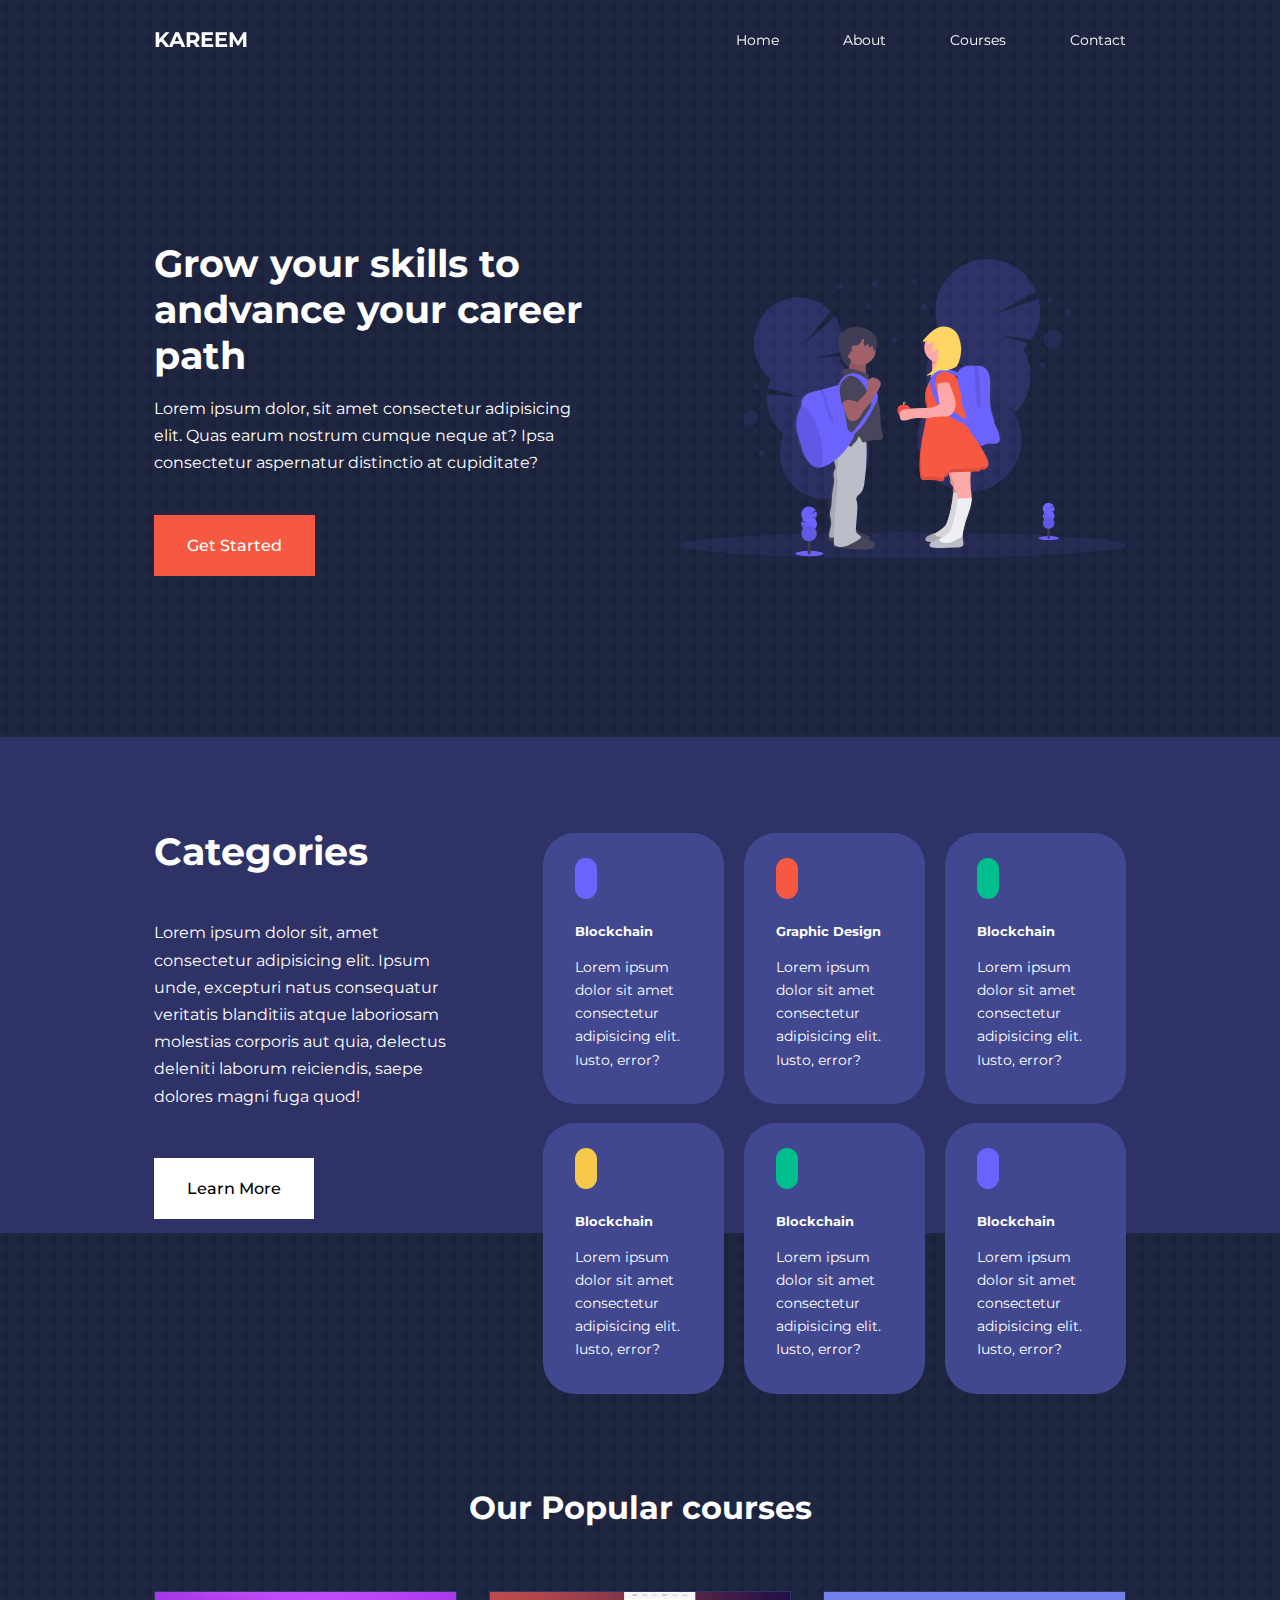
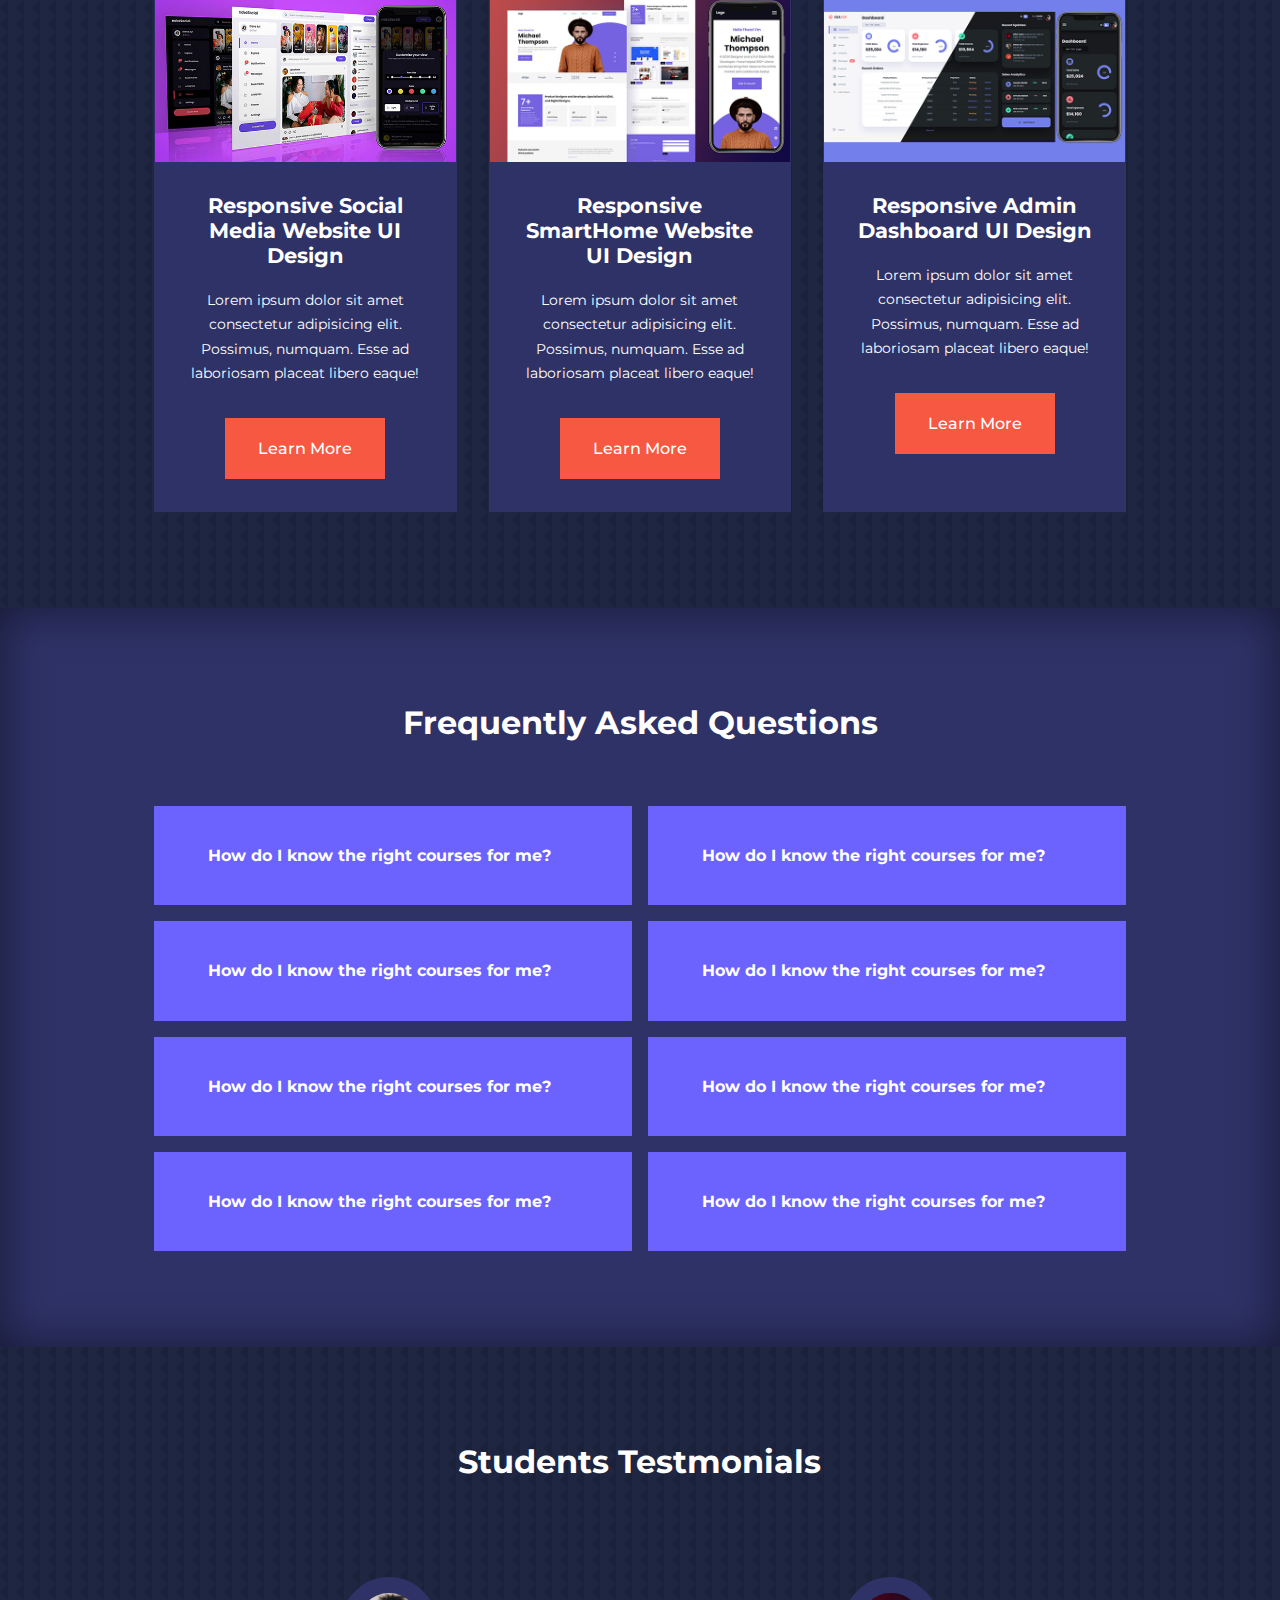
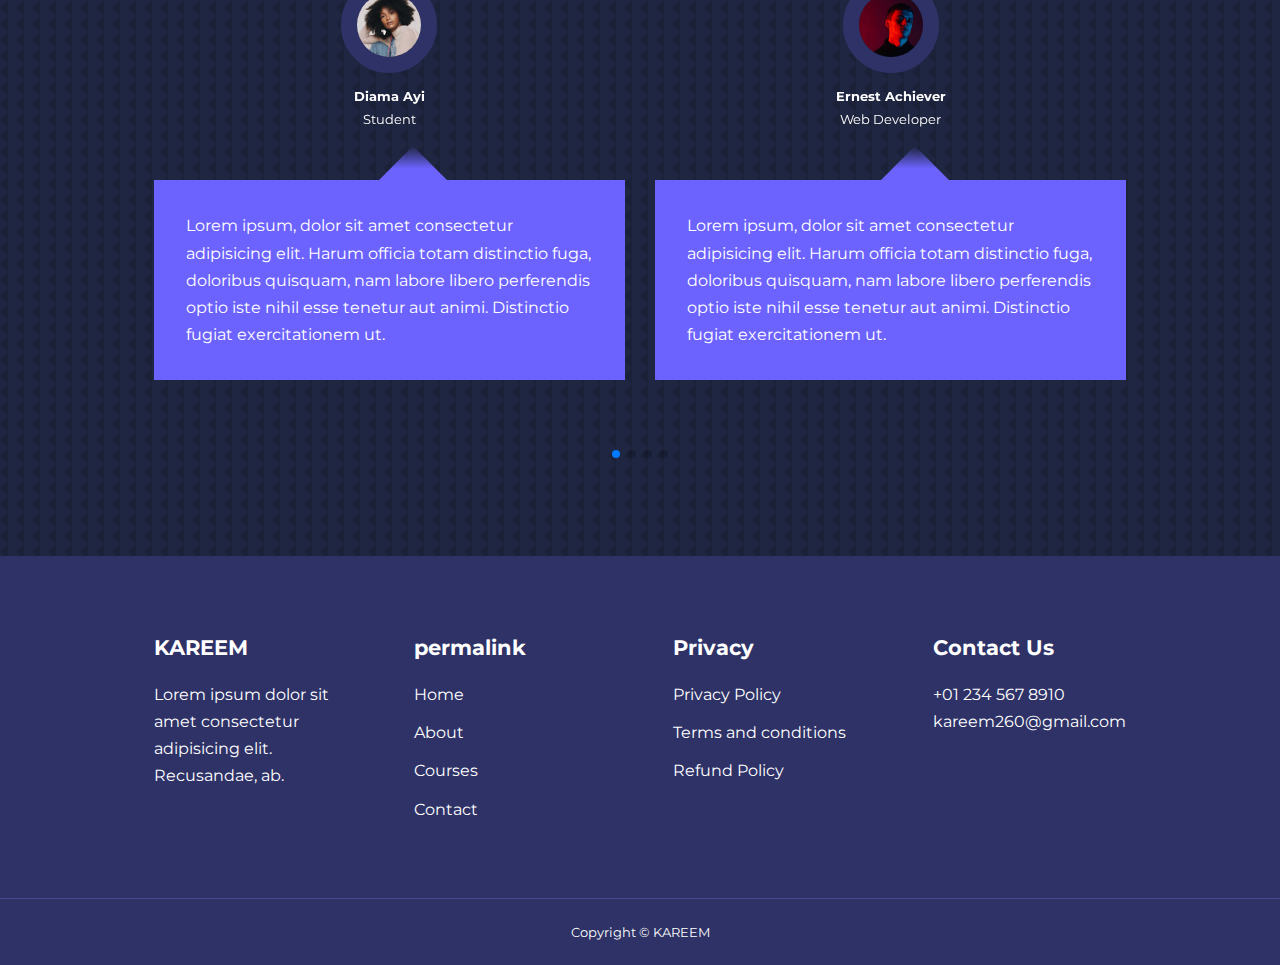
<file: index.html>
<!DOCTYPE html>
<html lang="en">
<head>
    <meta charset="UTF-8">
    <meta http-equiv="X-UA-Compatible" content="IE=edge">
    <meta name="viewport" content="width=device-width, initial-scale=1.0">
    <title>Complete Website</title>
    <link rel="stylesheet" href="css/style.css">
    <link rel="stylesheet" href="https://unicons.iconscout.com/release/v2.1.6/css/unicons.css">
    <link rel="preconnect" href="https://fonts.googleapis.com">
<link rel="preconnect" href="https://fonts.gstatic.com" crossorigin>
<link href="https://fonts.googleapis.com/css2?family=Montserrat:wght@300;400;500;600;700;800;900&family=Poppins:ital,wght@0,100;0,200;0,300;0,400;0,500;0,600;0,700;0,800;0,900;1,100;1,200;1,300;1,400;1,500;1,600;1,700;1,800;1,900&family=Work+Sans:ital,wght@0,200;0,300;1,400;1,600&display=swap" rel="stylesheet">
<link
  rel="stylesheet"
  href="https://cdn.jsdelivr.net/npm/swiper@8/swiper-bundle.min.css"
/>
<style>
    body{
        background-image: url("images/bg-texture.png");
    }
</style>
</head>
<body>
    <nav>
        <div class="container nav_container">
            <a href="index.html"><h4>KAREEM</h4></a>
            <ul class="nav_menu">
                <li><a href="index.html">Home</a></li>
                <li><a href="about.html">About</a></li>
                <li><a href="courses.html">Courses</a></li>
                <li><a href="contact.html">Contact</a></li>
            </ul>
            <button id="open-menu-btn"><i class="uil uil-bars"></i></button>
            <button id="close-menu-btn"><i class="uil uil-multiply"></i></button>
        </div>
    </nav>

    <header>
        <div class="container header_container">
            <div class="header_left">
                <h1>Grow your skills to andvance your career path</h1>
                <p>Lorem ipsum dolor, sit amet consectetur adipisicing elit. Quas earum nostrum cumque neque at? Ipsa consectetur aspernatur distinctio at cupiditate?</p>
                <a href="courses.html" class="btn btn-primary">Get Started</a>
            </div>
            <div class="header_right">
                <div class="header_right-image">
                    <img src="images/header.svg" alt="">
                </div>
            </div>
        </div>
    </header>

    <section class="categories">
        <div class="container categories_container">
            <div class="categories_left">
                <h1>Categories</h1>
                <p>Lorem ipsum dolor sit, amet consectetur adipisicing elit. Ipsum unde, excepturi natus consequatur veritatis blanditiis atque laboriosam molestias corporis aut quia, delectus deleniti laborum reiciendis, saepe dolores magni fuga quod!</p>
                <a href="#" class="btn">Learn More</a>
            </div>
            <div class="categories_right">
                <article class="category">
                    <span class="category_icon">
                        <i class="uil uil-bitcoin-circle"></i>
                    </span>
                    <h5>Blockchain</h5>
                    <p>Lorem ipsum dolor sit amet consectetur adipisicing elit. Iusto, error?</p>
                </article>
                <article class="category">
                    <span class="category_icon">
                        <i class="uil uil-palette"></i>
                    </span>
                    <h5>Graphic Design</h5>
                    <p>Lorem ipsum dolor sit amet consectetur adipisicing elit. Iusto, error?</p>
                </article>
                <article class="category">
                    <span class="category_icon">
                        <i class="uil uil-bitcoin-circle"></i>
                    </span>
                    <h5>Blockchain</h5>
                    <p>Lorem ipsum dolor sit amet consectetur adipisicing elit. Iusto, error?</p>
                </article>
                <article class="category">
                    <span class="category_icon">
                        <i class="uil uil-bitcoin-circle"></i>
                    </span>
                    <h5>Blockchain</h5>
                    <p>Lorem ipsum dolor sit amet consectetur adipisicing elit. Iusto, error?</p>
                </article>
                <article class="category">
                    <span class="category_icon">
                        <i class="uil uil-bitcoin-circle"></i>
                    </span>
                    <h5>Blockchain</h5>
                    <p>Lorem ipsum dolor sit amet consectetur adipisicing elit. Iusto, error?</p>
                </article>
                <article class="category">
                    <span class="category_icon">
                        <i class="uil uil-bitcoin-circle"></i>
                    </span>
                    <h5>Blockchain</h5>
                    <p>Lorem ipsum dolor sit amet consectetur adipisicing elit. Iusto, error?</p>
                </article>
            </div>
        </div>
    </section>

    <section class="courses">
        <h2>Our Popular courses</h2>
        <div class="container courses_container">
            <article class="course">
                <div class="course_image">
                    <img src="images/course1.jpg" alt="">
                </div>
                <div class="course_info">
                    <h4>Responsive Social Media Website UI Design</h4>
                    <p>Lorem ipsum dolor sit amet consectetur adipisicing elit. Possimus, numquam. Esse ad laboriosam placeat libero eaque!</p>
                    <a href="courses.html" class="btn btn-primary">Learn More</a>
                </div>
            </article>
            <article class="course">
                <div class="course_image">
                    <img src="images/course2.jpg" alt="">
                </div>
                <div class="course_info">
                    <h4>Responsive SmartHome Website UI Design</h4>
                    <p>Lorem ipsum dolor sit amet consectetur adipisicing elit. Possimus, numquam. Esse ad laboriosam placeat libero eaque!</p>
                    <a href="courses.html" class="btn btn-primary">Learn More</a>
                </div>
            </article>
            <article class="course">
                <div class="course_image">
                    <img src="images/course3.jpg" alt="">
                </div>
                <div class="course_info">
                    <h4>Responsive Admin Dashboard UI Design</h4>
                    <p>Lorem ipsum dolor sit amet consectetur adipisicing elit. Possimus, numquam. Esse ad laboriosam placeat libero eaque!</p>
                    <a href="courses.html" class="btn btn-primary">Learn More</a>
                </div>
            </article>
        </div>
    </section>

    <section class="faqs">
        <h2>Frequently Asked Questions</h2>
        <div class="container faq_container">
            <article class="faq">
                <div class="faq_icon"><i class="uil uil-plus"></i></div>
                <div class="question_answer">
                    <h4>How do I know the right courses for me?</h4>
                    <p>Lorem, ipsum dolor sit amet consectetur adipisicing elit. Sed sapiente, labore rem ipsam tempora corporis dolor id laborum modi qui, perspiciatis distinctio assumenda, magni vitae? Provident fuga iusto hic cupiditate.</p>
                </div>
            </article>
            <article class="faq">
                <div class="faq_icon"><i class="uil uil-plus"></i></div>
                <div class="question_answer">
                    <h4>How do I know the right courses for me?</h4>
                    <p>Lorem, ipsum dolor sit amet consectetur adipisicing elit. Sed sapiente, labore rem ipsam tempora corporis dolor id laborum modi qui, perspiciatis distinctio assumenda, magni vitae? Provident fuga iusto hic cupiditate.</p>
                </div>
            </article>
            <article class="faq">
                <div class="faq_icon"><i class="uil uil-plus"></i></div>
                <div class="question_answer">
                    <h4>How do I know the right courses for me?</h4>
                    <p>Lorem, ipsum dolor sit amet consectetur adipisicing elit. Sed sapiente, labore rem ipsam tempora corporis dolor id laborum modi qui, perspiciatis distinctio assumenda, magni vitae? Provident fuga iusto hic cupiditate.</p>
                </div>
            </article>
            <article class="faq">
                <div class="faq_icon"><i class="uil uil-plus"></i></div>
                <div class="question_answer">
                    <h4>How do I know the right courses for me?</h4>
                    <p>Lorem, ipsum dolor sit amet consectetur adipisicing elit. Sed sapiente, labore rem ipsam tempora corporis dolor id laborum modi qui, perspiciatis distinctio assumenda, magni vitae? Provident fuga iusto hic cupiditate.</p>
                </div>
            </article>
            <article class="faq">
                <div class="faq_icon"><i class="uil uil-plus"></i></div>
                <div class="question_answer">
                    <h4>How do I know the right courses for me?</h4>
                    <p>Lorem, ipsum dolor sit amet consectetur adipisicing elit. Sed sapiente, labore rem ipsam tempora corporis dolor id laborum modi qui, perspiciatis distinctio assumenda, magni vitae? Provident fuga iusto hic cupiditate.</p>
                </div>
            </article>
            <article class="faq">
                <div class="faq_icon"><i class="uil uil-plus"></i></div>
                <div class="question_answer">
                    <h4>How do I know the right courses for me?</h4>
                    <p>Lorem, ipsum dolor sit amet consectetur adipisicing elit. Sed sapiente, labore rem ipsam tempora corporis dolor id laborum modi qui, perspiciatis distinctio assumenda, magni vitae? Provident fuga iusto hic cupiditate.</p>
                </div>
            </article>
            <article class="faq">
                <div class="faq_icon"><i class="uil uil-plus"></i></div>
                <div class="question_answer">
                    <h4>How do I know the right courses for me?</h4>
                    <p>Lorem, ipsum dolor sit amet consectetur adipisicing elit. Sed sapiente, labore rem ipsam tempora corporis dolor id laborum modi qui, perspiciatis distinctio assumenda, magni vitae? Provident fuga iusto hic cupiditate.</p>
                </div>
            </article>
            <article class="faq">
                <div class="faq_icon"><i class="uil uil-plus"></i></div>
                <div class="question_answer">
                    <h4>How do I know the right courses for me?</h4>
                    <p>Lorem, ipsum dolor sit amet consectetur adipisicing elit. Sed sapiente, labore rem ipsam tempora corporis dolor id laborum modi qui, perspiciatis distinctio assumenda, magni vitae? Provident fuga iusto hic cupiditate.</p>
                </div>
            </article>
        </div>
    </section>

    <section class="container testmonials_container mySwiper">
        <h2>Students Testmonials</h2>
        <div class="swiper-wrapper">
            <article class="testmonial swiper-slide">
                <div class="avatar">
                    <img src="images/avatar1.jpg" alt="">
                </div>
                <div class="testmonial_info">
                    <h5>Diama Ayi</h5>
                    <small>Student</small>
                </div>
                <div class="testmonial_body">
                    <p>Lorem ipsum, dolor sit amet consectetur adipisicing elit. Harum officia totam distinctio fuga, doloribus quisquam, nam labore libero perferendis optio iste nihil esse tenetur aut animi. Distinctio fugiat exercitationem ut.</p>
                </div>
            </article>
            <article class="testmonial swiper-slide">
                <div class="avatar">
                    <img src="images/avatar2.jpg" alt="">
                </div>
                <div class="testmonial_info">
                    <h5>Ernest Achiever</h5>
                    <small>Web Developer</small>
                </div>
                <div class="testmonial_body">
                    <p>Lorem ipsum, dolor sit amet consectetur adipisicing elit. Harum officia totam distinctio fuga, doloribus quisquam, nam labore libero perferendis optio iste nihil esse tenetur aut animi. Distinctio fugiat exercitationem ut.</p>
                </div>
            </article>
            <article class="testmonial swiper-slide">
                <div class="avatar">
                    <img src="images/avatar3.jpg" alt="">
                </div>
                <div class="testmonial_info">
                    <h5>Edem Quist</h5>
                    <small>Student</small>
                </div>
                <div class="testmonial_body">
                    <p>Lorem ipsum, dolor sit amet consectetur adipisicing elit. Harum officia totam distinctio fuga, doloribus quisquam, nam labore libero perferendis optio iste nihil esse tenetur aut animi. Distinctio fugiat exercitationem ut.</p>
                </div>
            </article>
            <article class="testmonial swiper-slide">
                <div class="avatar">
                    <img src="images/avatar4.jpg" alt="">
                </div>
                <div class="testmonial_info">
                    <h5>Hajia Bintu</h5>
                    <small>Student</small>
                </div>
                <div class="testmonial_body">
                    <p>Lorem ipsum, dolor sit amet consectetur adipisicing elit. Harum officia totam distinctio fuga, doloribus quisquam, nam labore libero perferendis optio iste nihil esse tenetur aut animi. Distinctio fugiat exercitationem ut.</p>
                </div>
            </article>
            <article class="testmonial swiper-slide">
                <div class="avatar">
                    <img src="images/avatar5.jpg" alt="">
                </div>
                <div class="testmonial_info">
                    <h5>Jane Doe</h5>
                    <small>Student</small>
                </div>
                <div class="testmonial_body">
                    <p>Lorem ipsum, dolor sit amet consectetur adipisicing elit. Harum officia totam distinctio fuga, doloribus quisquam, nam labore libero perferendis optio iste nihil esse tenetur aut animi. Distinctio fugiat exercitationem ut.</p>
                </div>
            </article>    
        </div>
        <div class="swiper-pagination"></div>
    </section>

    <footer class="footer">
        <div class="container footer_container">
            <div class="footer_1">
                <a href="index.html" class="footer_logo"><h4>KAREEM</h4></a>
                <p>Lorem ipsum dolor sit amet consectetur adipisicing elit. Recusandae, ab.</p>
            </div>
            <div class="footer_2">
                <h4>permalink</h4>
                <ul class="permalinks">
                    <li><a href="index.html">Home</a></li>
                    <li><a href="about.html">About</a></li>
                    <li><a href="courses.html">Courses</a></li>
                    <li><a href="contact.html">Contact</a></li>
                </ul>
            </div>
            <div class="footer_3">
                <h4>Privacy</h4>
                <ul>
                    <li><a href="#">Privacy Policy</a></li>
                    <li><a href="#">Terms and conditions</a></li>
                    <li><a href="#">Refund Policy</a></li>
                </ul>
            </div>
            <div class="footer_4">
                <h4>Contact Us</h4>
                <div>
                    <p>+01 234 567 8910</p>
                    <p>kareem260@gmail.com</p>
                </div>
                    <ul class="footer_social">
                        <li>
                            <a href="#"><i class="uil uil-facebook-f"></i></a>
                        </li>
                        <li>
                            <a href="#"><i class="uil uil-instagram-alt"></i></a>
                        </li>
                        <li>
                            <a href="#"><i class="uil uil-twitter"></i></a>
                        </li>
                        <li>
                            <a href="#"><i class="uil uil-linkedin-alt"></i></a>
                        </li>
                    </ul>
            </div>
        </div>
        <div class="footer_copyright">
            <small>Copyright &copy; KAREEM</small>
        </div>
    </footer>



    <script src="https://cdn.jsdelivr.net/npm/swiper@8/swiper-bundle.min.js"></script>
    <script src="main.js"></script>
    <script>
        var swiper = new Swiper(".mySwiper", {
          slidesPerView: 1,
          spaceBetween: 30,
          pagination: {
            el: ".swiper-pagination",
            clickable: true,
          },
          breakpoints:{
            600:{
                slidesPerView:2,
            }
          }
        });
      </script>
</body>
</html>
</file>
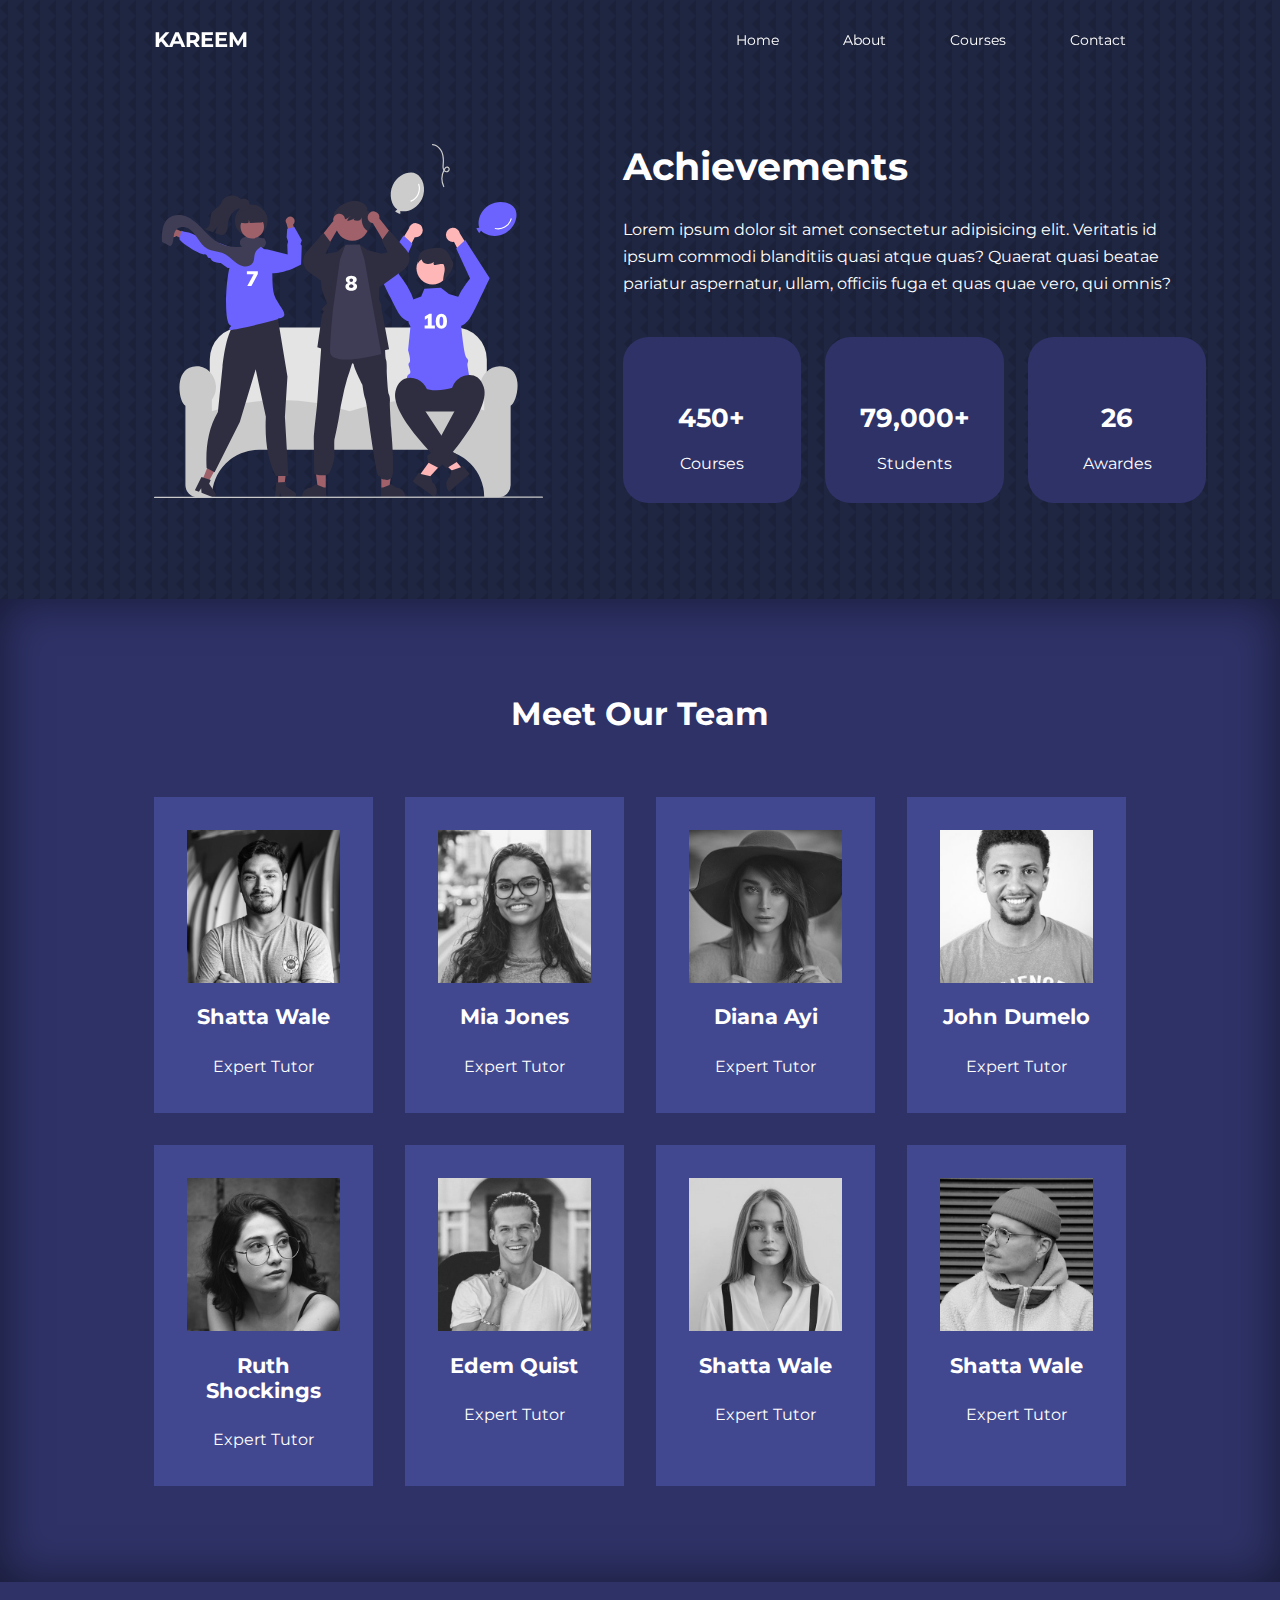
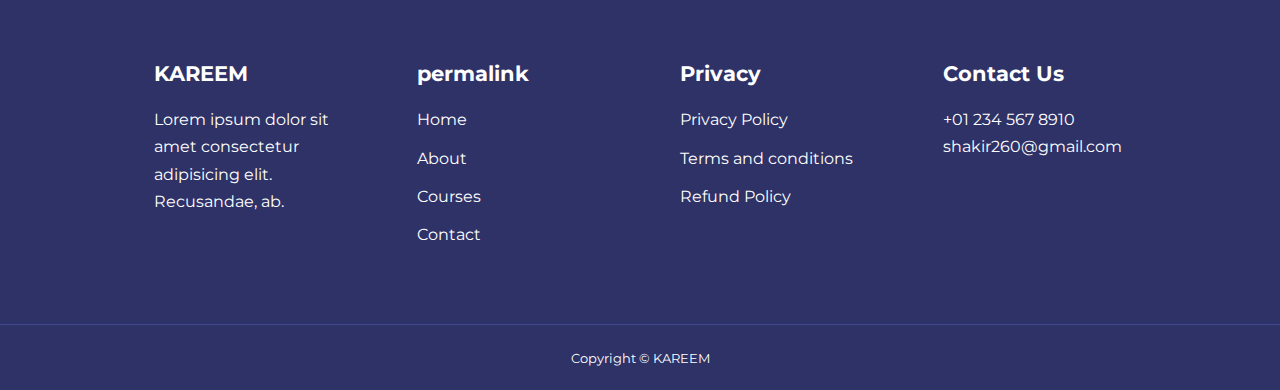
<file: about.html>
<!DOCTYPE html>
<html lang="en">
<head>
    <meta charset="UTF-8">
    <meta http-equiv="X-UA-Compatible" content="IE=edge">
    <meta name="viewport" content="width=device-width, initial-scale=1.0">
    <title>Complete Website</title>
    <link rel="stylesheet" href="css/style.css">
    <link rel="stylesheet" href="https://unicons.iconscout.com/release/v2.1.6/css/unicons.css">
    <link rel="preconnect" href="https://fonts.googleapis.com">
<link rel="preconnect" href="https://fonts.gstatic.com" crossorigin>
<link href="https://fonts.googleapis.com/css2?family=Montserrat:wght@300;400;500;600;700;800;900&family=Poppins:ital,wght@0,100;0,200;0,300;0,400;0,500;0,600;0,700;0,800;0,900;1,100;1,200;1,300;1,400;1,500;1,600;1,700;1,800;1,900&family=Work+Sans:ital,wght@0,200;0,300;1,400;1,600&display=swap" rel="stylesheet">
<link rel="stylesheet" href="css/about.css">
<style>
    body{
      background-image: url("images/bg-texture.png");
  }
</style>
</head>
<body>
    <nav>
        <div class="container nav_container">
            <a href="index.html"><h4>KAREEM</h4></a>
            <ul class="nav_menu">
                <li><a href="index.html">Home</a></li>
                <li><a href="about.html">About</a></li>
                <li><a href="courses.html">Courses</a></li>
                <li><a href="contact.html">Contact</a></li>
            </ul>
            <button id="open-menu-btn"><i class="uil uil-bars"></i></button>
            <button id="close-menu-btn"><i class="uil uil-multiply"></i></button>
        </div>
    </nav>

    <section class="about_achievements">
        <div class="container about_achievements-container">
            <div class="about_achievements-left">
                <img src="images/about achievements.svg" alt="">
            </div>
            <div class="about_achievements-right">
                <h1>Achievements</h1>
                <p>Lorem ipsum dolor sit amet consectetur adipisicing elit. Veritatis id ipsum commodi blanditiis quasi atque quas? Quaerat quasi beatae pariatur aspernatur, ullam, officiis fuga et quas quae vero, qui omnis?</p>
                <div class="achievements_cards">
                    <article class="achievement_card">
                        <span class="achievement_icon">
                            <i class="uil uil-video"></i>
                        </span>
                        <h3>450+</h3>
                        <p>Courses</p>
                    </article>
                    <article class="achievement_card">
                        <span class="achievement_icon">
                            <i class="uil uil-users-alt"></i>
                        </span>
                        <h3>79,000+</h3>
                        <p>Students</p>
                    </article>
                    <article class="achievement_card">
                        <span class="achievement_icon">
                            <i class="uil uil-trophy"></i>
                        </span>
                        <h3>26</h3>
                        <p>Awardes</p>
                    </article>
                </div>
            </div>
        </div>
    </section>

    <section class="team">
        <h2>Meet Our Team</h2>
        <div class="container team_container">
            <article class="team_member">
                <div class="team_member-image">
                    <img src="images/tm1.jpg" alt="">
                </div>
                <div class="team_member-info">
                    <h4>Shatta Wale</h4>
                    <p>Expert Tutor</p>
                </div>
                <div class="team_member-socials">
                    <a href="https://instagram.com" target="_blank"><i class="uil uil-instagram"></i></a>
                    <a href="https://twitter.com" target="_blank"><i class="uil uil-twitter-alt"></i></a>
                    <a href="https://linkedin.com" target="_blank"><i class="uil uil-linkedin-alt"></i></a>
                </div>
            </article>
            <article class="team_member">
                <div class="team_member-image">
                    <img src="images/tm2.jpg" alt="">
                </div>
                <div class="team_member-info">
                    <h4>Mia Jones</h4>
                    <p>Expert Tutor</p>
                </div>
                <div class="team_member-socials">
                    <a href="https://instagram.com" target="_blank"><i class="uil uil-instagram"></i></a>
                    <a href="https://twitter.com" target="_blank"><i class="uil uil-twitter-alt"></i></a>
                    <a href="https://linkedin.com" target="_blank"><i class="uil uil-linkedin-alt"></i></a>
                </div>
            </article>
            <article class="team_member">
                <div class="team_member-image">
                    <img src="images/tm3.jpg" alt="">
                </div>
                <div class="team_member-info">
                    <h4>Diana Ayi</h4>
                    <p>Expert Tutor</p>
                </div>
                <div class="team_member-socials">
                    <a href="https://instagram.com" target="_blank"><i class="uil uil-instagram"></i></a>
                    <a href="https://twitter.com" target="_blank"><i class="uil uil-twitter-alt"></i></a>
                    <a href="https://linkedin.com" target="_blank"><i class="uil uil-linkedin-alt"></i></a>
                </div>
            </article>
            <article class="team_member">
                <div class="team_member-image">
                    <img src="images/tm4.jpg" alt="">
                </div>
                <div class="team_member-info">
                    <h4>John Dumelo</h4>
                    <p>Expert Tutor</p>
                </div>
                <div class="team_member-socials">
                    <a href="https://instagram.com" target="_blank"><i class="uil uil-instagram"></i></a>
                    <a href="https://twitter.com" target="_blank"><i class="uil uil-twitter-alt"></i></a>
                    <a href="https://linkedin.com" target="_blank"><i class="uil uil-linkedin-alt"></i></a>
                </div>
            </article>
            <article class="team_member">
                <div class="team_member-image">
                    <img src="images/tm5.jpg" alt="">
                </div>
                <div class="team_member-info">
                    <h4>Ruth Shockings</h4>
                    <p>Expert Tutor</p>
                </div>
                <div class="team_member-socials">
                    <a href="https://instagram.com" target="_blank"><i class="uil uil-instagram"></i></a>
                    <a href="https://twitter.com" target="_blank"><i class="uil uil-twitter-alt"></i></a>
                    <a href="https://linkedin.com" target="_blank"><i class="uil uil-linkedin-alt"></i></a>
                </div>
            </article>
            <article class="team_member">
                <div class="team_member-image">
                    <img src="images/tm6.jpg" alt="">
                </div>
                <div class="team_member-info">
                    <h4>Edem Quist</h4>
                    <p>Expert Tutor</p>
                </div>
                <div class="team_member-socials">
                    <a href="https://instagram.com" target="_blank"><i class="uil uil-instagram"></i></a>
                    <a href="https://twitter.com" target="_blank"><i class="uil uil-twitter-alt"></i></a>
                    <a href="https://linkedin.com" target="_blank"><i class="uil uil-linkedin-alt"></i></a>
                </div>
            </article>
            <article class="team_member">
                <div class="team_member-image">
                    <img src="images/tm7.jpg" alt="">
                </div>
                <div class="team_member-info">
                    <h4>Shatta Wale</h4>
                    <p>Expert Tutor</p>
                </div>
                <div class="team_member-socials">
                    <a href="https://instagram.com" target="_blank"><i class="uil uil-instagram"></i></a>
                    <a href="https://twitter.com" target="_blank"><i class="uil uil-twitter-alt"></i></a>
                    <a href="https://linkedin.com" target="_blank"><i class="uil uil-linkedin-alt"></i></a>
                </div>
            </article>
            <article class="team_member">
                <div class="team_member-image">
                    <img src="images/tm8.jpg" alt="">
                </div>
                <div class="team_member-info">
                    <h4>Shatta Wale</h4>
                    <p>Expert Tutor</p>
                </div>
                <div class="team_member-socials">
                    <a href="https://instagram.com" target="_blank"><i class="uil uil-instagram"></i></a>
                    <a href="https://twitter.com" target="_blank"><i class="uil uil-twitter-alt"></i></a>
                    <a href="https://linkedin.com" target="_blank"><i class="uil uil-linkedin-alt"></i></a>
                </div>
            </article>
        </div>
    </section>

    <footer class="footer">
        <div class="container footer_container">
            <div class="footer_1">
                <a href="index.html" class="footer_logo"><h4>KAREEM</h4></a>
                <p>Lorem ipsum dolor sit amet consectetur adipisicing elit. Recusandae, ab.</p>
            </div>
            <div class="footer_2">
                <h4>permalink</h4>
                <ul class="permalinks">
                    <li><a href="index.html">Home</a></li>
                    <li><a href="about.html">About</a></li>
                    <li><a href="courses.html">Courses</a></li>
                    <li><a href="contact.html">Contact</a></li>
                </ul>
            </div>
            <div class="footer_3">
                <h4>Privacy</h4>
                <ul>
                    <li><a href="#">Privacy Policy</a></li>
                    <li><a href="#">Terms and conditions</a></li>
                    <li><a href="#">Refund Policy</a></li>
                </ul>
            </div>
            <div class="footer_4">
                <h4>Contact Us</h4>
                <div>
                    <p>+01 234 567 8910</p>
                    <p>shakir260@gmail.com</p>
                </div>
                    <ul class="footer_social">
                        <li>
                            <a href="#"><i class="uil uil-facebook-f"></i></a>
                        </li>
                        <li>
                            <a href="#"><i class="uil uil-instagram-alt"></i></a>
                        </li>
                        <li>
                            <a href="#"><i class="uil uil-twitter"></i></a>
                        </li>
                        <li>
                            <a href="#"><i class="uil uil-linkedin-alt"></i></a>
                        </li>
                    </ul>
            </div>
        </div>
        <div class="footer_copyright">
            <small>Copyright &copy; KAREEM</small>
        </div>
    </footer>



    <script src="main.js"></script>
</html>
</file>
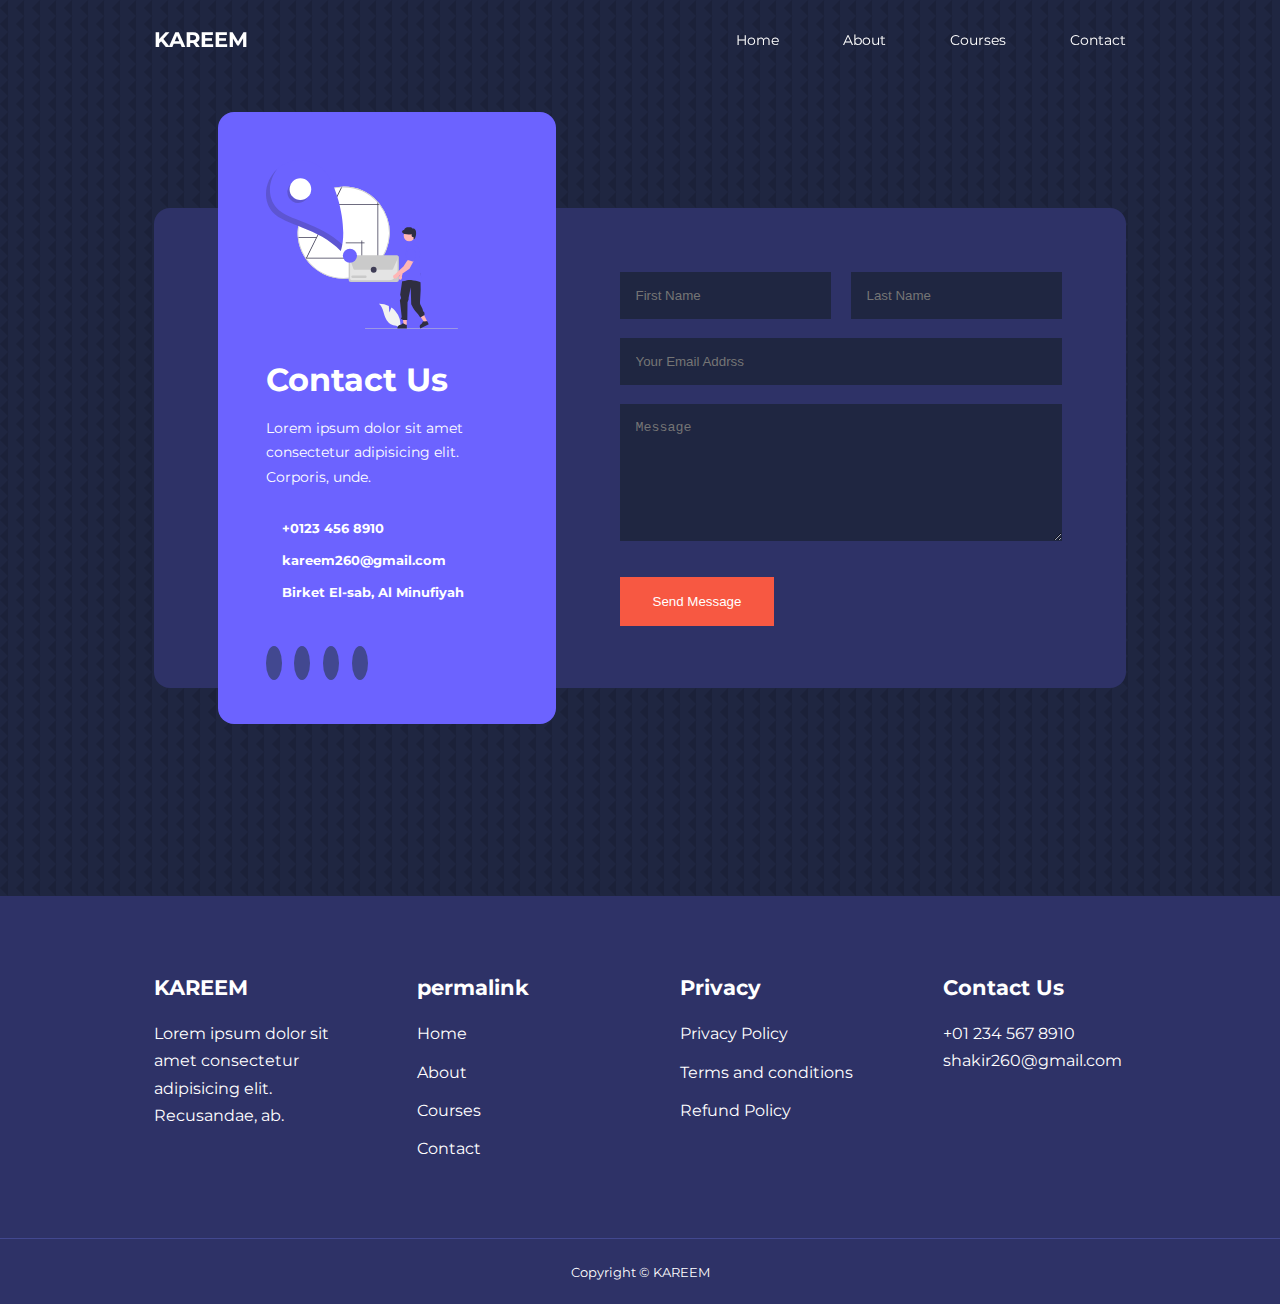
<file: contact.html>
<!DOCTYPE html>
<html lang="en">
<head>
    <meta charset="UTF-8">
    <meta http-equiv="X-UA-Compatible" content="IE=edge">
    <meta name="viewport" content="width=device-width, initial-scale=1.0">
    <title>Complete Website</title>
    <link rel="stylesheet" href="css/style.css">
    <link rel="stylesheet" href="css/contact.css">
    <link rel="stylesheet" href="https://unicons.iconscout.com/release/v2.1.6/css/unicons.css">
    <link rel="preconnect" href="https://fonts.googleapis.com">
<link rel="preconnect" href="https://fonts.gstatic.com" crossorigin>
<link href="https://fonts.googleapis.com/css2?family=Montserrat:wght@300;400;500;600;700;800;900&family=Poppins:ital,wght@0,100;0,200;0,300;0,400;0,500;0,600;0,700;0,800;0,900;1,100;1,200;1,300;1,400;1,500;1,600;1,700;1,800;1,900&family=Work+Sans:ital,wght@0,200;0,300;1,400;1,600&display=swap" rel="stylesheet">
<style>
      body{
        background-image: url("images/bg-texture.png");
    }
</style>
</head>
<body>
    <nav>
        <div class="container nav_container">
            <a href="index.html"><h4>KAREEM</h4></a>
            <ul class="nav_menu">
                <li><a href="index.html">Home</a></li>
                <li><a href="about.html">About</a></li>
                <li><a href="courses.html">Courses</a></li>
                <li><a href="contact.html">Contact</a></li>
            </ul>
            <button id="open-menu-btn"><i class="uil uil-bars"></i></button>
            <button id="close-menu-btn"><i class="uil uil-multiply"></i></button>
        </div>
    </nav>

    <section class="contact">
        <div class="container contact_container">
            <aside class="contact_aside">
                <div class="aside_image">
                    <img src="images/contact.svg" alt="">
                </div>
                <h2>Contact Us</h2>
                <p>Lorem ipsum dolor sit amet consectetur adipisicing elit. Corporis, unde.</p>
                <ul class="contact_details">
                    <li>
                        <i class="uil uil-phone-times"></i>
                        <h5>+0123 456 8910</h5>
                    </li>
                    <li>
                        <i class="uil uil-envelope"></i>
                        <h5>kareem260@gmail.com</h5>
                    </li>
                    <li>
                        <i class="uil uil-location-point"></i>
                        <h5>Birket El-sab, Al Minufiyah</h5>
                    </li>
                </ul>
                <ul class="contact_socials">
                    <li>
                        <a href="#"><i class="uil uil-facebook-f"></i></a>
                    </li>
                    <li>
                        <a href="#"><i class="uil uil-instagram-alt"></i></a>
                    </li>
                    <li>
                        <a href="#"><i class="uil uil-twitter"></i></a>
                    </li>
                    <li>
                        <a href="#"><i class="uil uil-linkedin-alt"></i></a>
                    </li>
                </ul>
            </aside>
            <form action="https://formspree.io/f/xrgdkkjl" method="POST" class="contact_form">
                <div class="form_name">
                    <input type="text" name="First Name" placeholder="First Name">
                    <input type="text" name="Last Name" placeholder="Last Name">
                </div>
                <input type="email" name="Email Addrss" placeholder="Your Email Addrss" required>
                <textarea name="Message" rows="7" placeholder="Message" required></textarea>
                <button type="submit" class="btn btn-primary">Send Message</button>
            </form>
        </div>
    </section>

    <footer class="footer">
        <div class="container footer_container">
            <div class="footer_1">
                <a href="index.html" class="footer_logo"><h4>KAREEM</h4></a>
                <p>Lorem ipsum dolor sit amet consectetur adipisicing elit. Recusandae, ab.</p>
            </div>
            <div class="footer_2">
                <h4>permalink</h4>
                <ul class="permalinks">
                    <li><a href="index.html">Home</a></li>
                    <li><a href="about.html">About</a></li>
                    <li><a href="courses.html">Courses</a></li>
                    <li><a href="contact.html">Contact</a></li>
                </ul>
            </div>
            <div class="footer_3">
                <h4>Privacy</h4>
                <ul>
                    <li><a href="#">Privacy Policy</a></li>
                    <li><a href="#">Terms and conditions</a></li>
                    <li><a href="#">Refund Policy</a></li>
                </ul>
            </div>
            <div class="footer_4">
                <h4>Contact Us</h4>
                <div>
                    <p>+01 234 567 8910</p>
                    <p>shakir260@gmail.com</p>
                </div>
                    <ul class="footer_social">
                        <li>
                            <a href="#"><i class="uil uil-facebook-f"></i></a>
                        </li>
                        <li>
                            <a href="#"><i class="uil uil-instagram-alt"></i></a>
                        </li>
                        <li>
                            <a href="#"><i class="uil uil-twitter"></i></a>
                        </li>
                        <li>
                            <a href="#"><i class="uil uil-linkedin-alt"></i></a>
                        </li>
                    </ul>
            </div>
        </div>
        <div class="footer_copyright">
            <small>Copyright &copy; KAREEM</small>
        </div>
    </footer>


    <script src="main.js"></script>
</body>
</html>
</file>
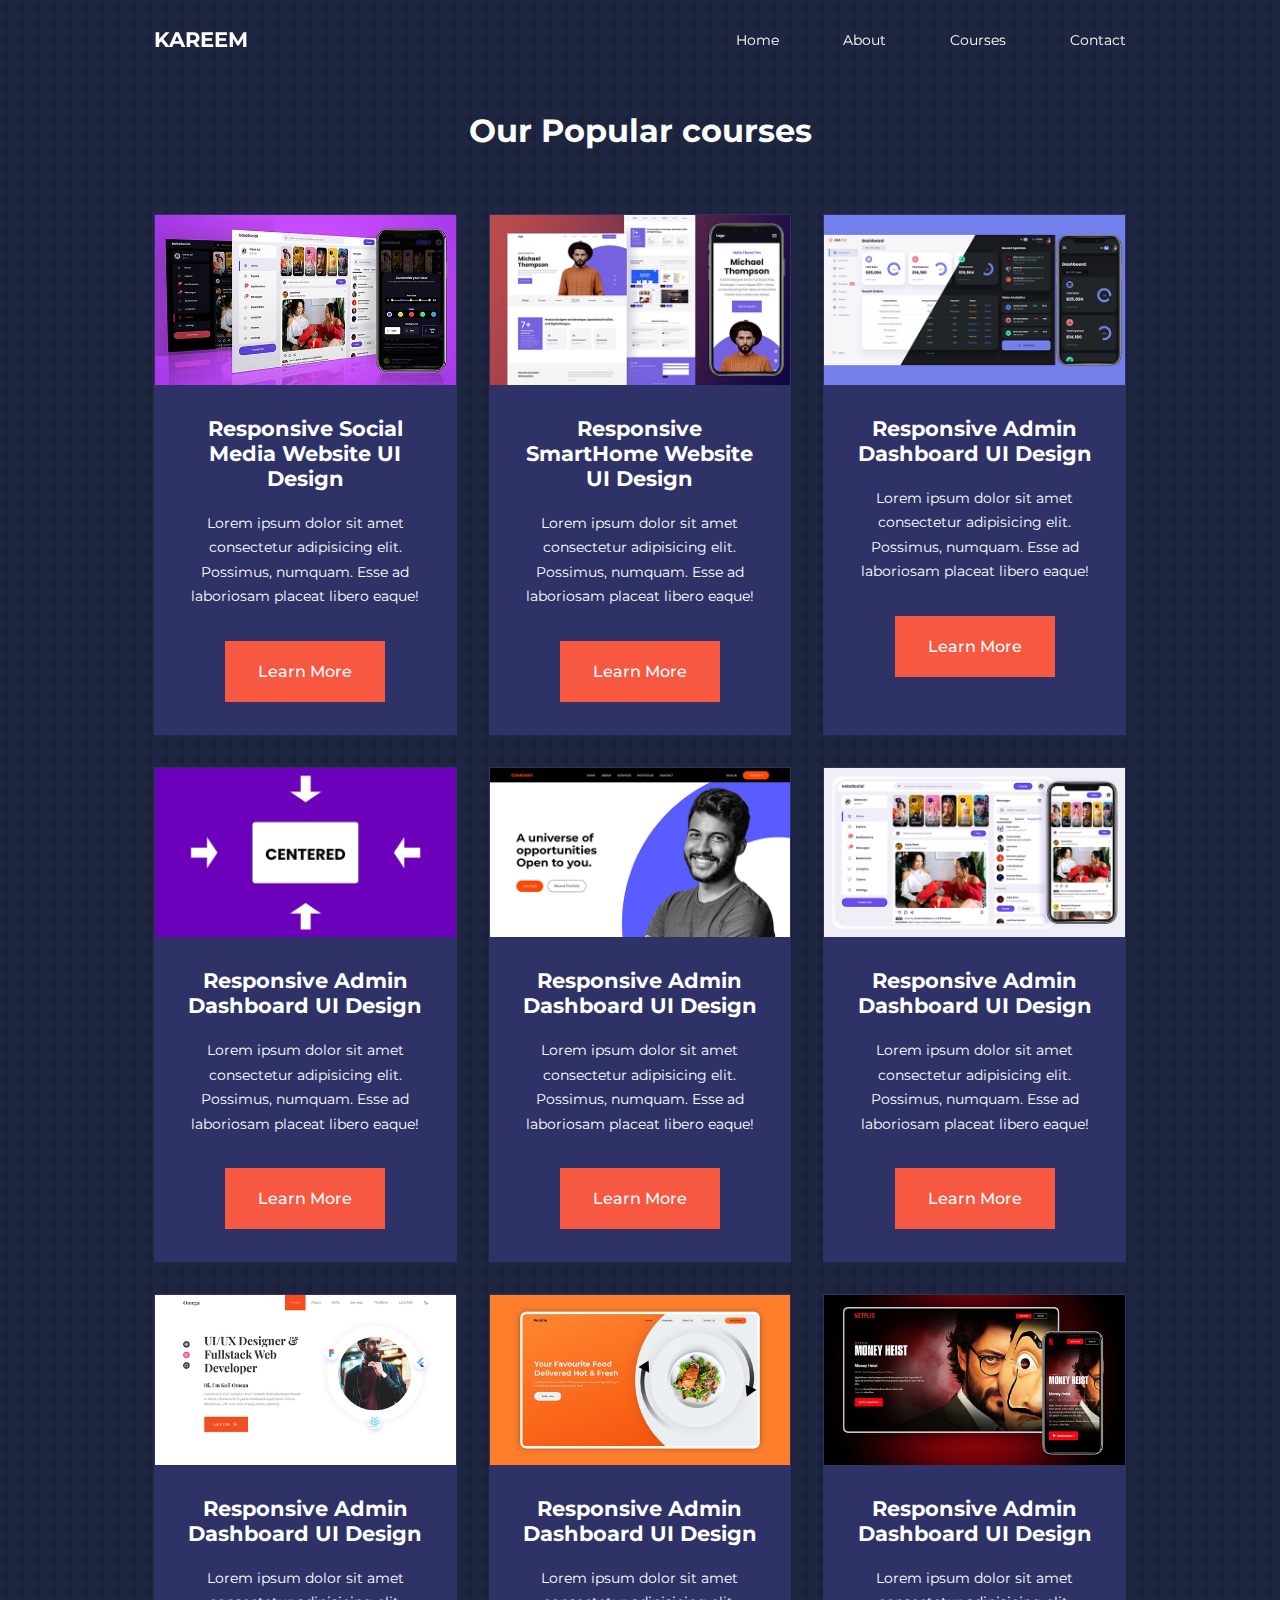
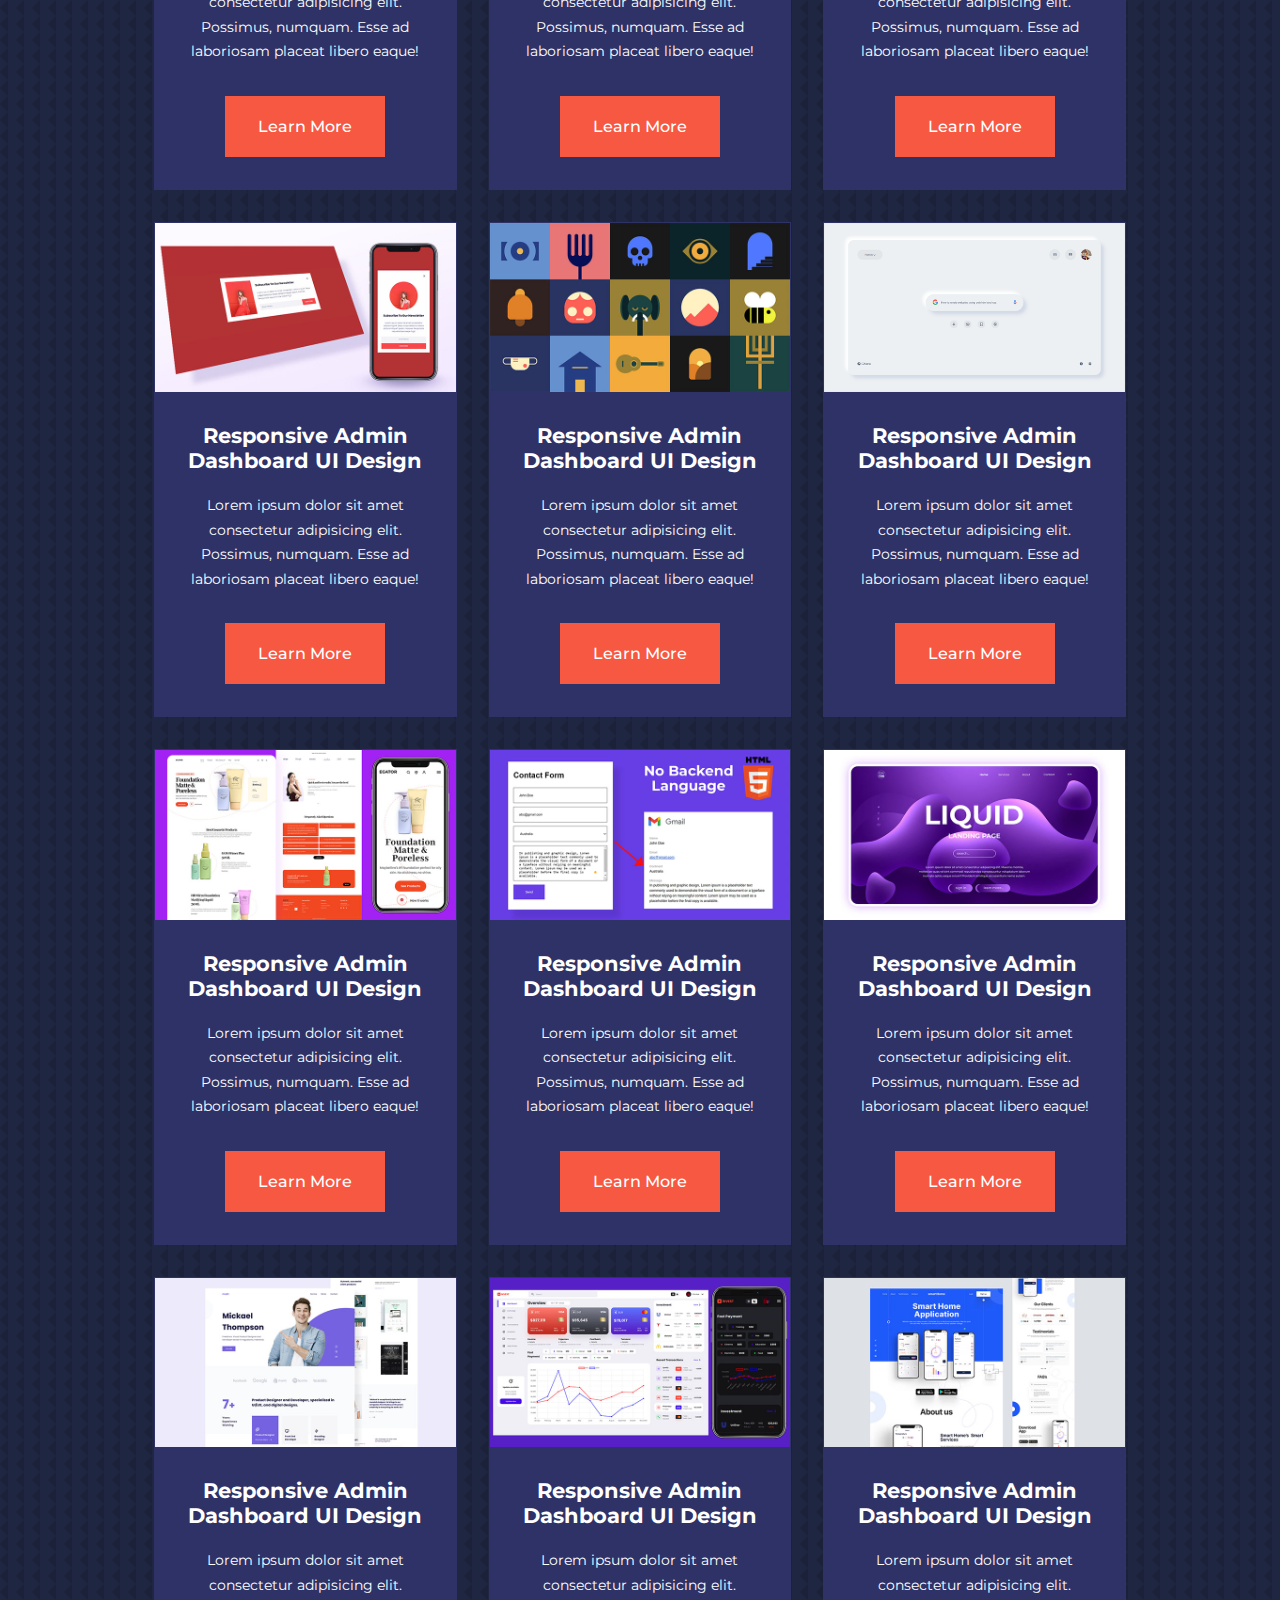
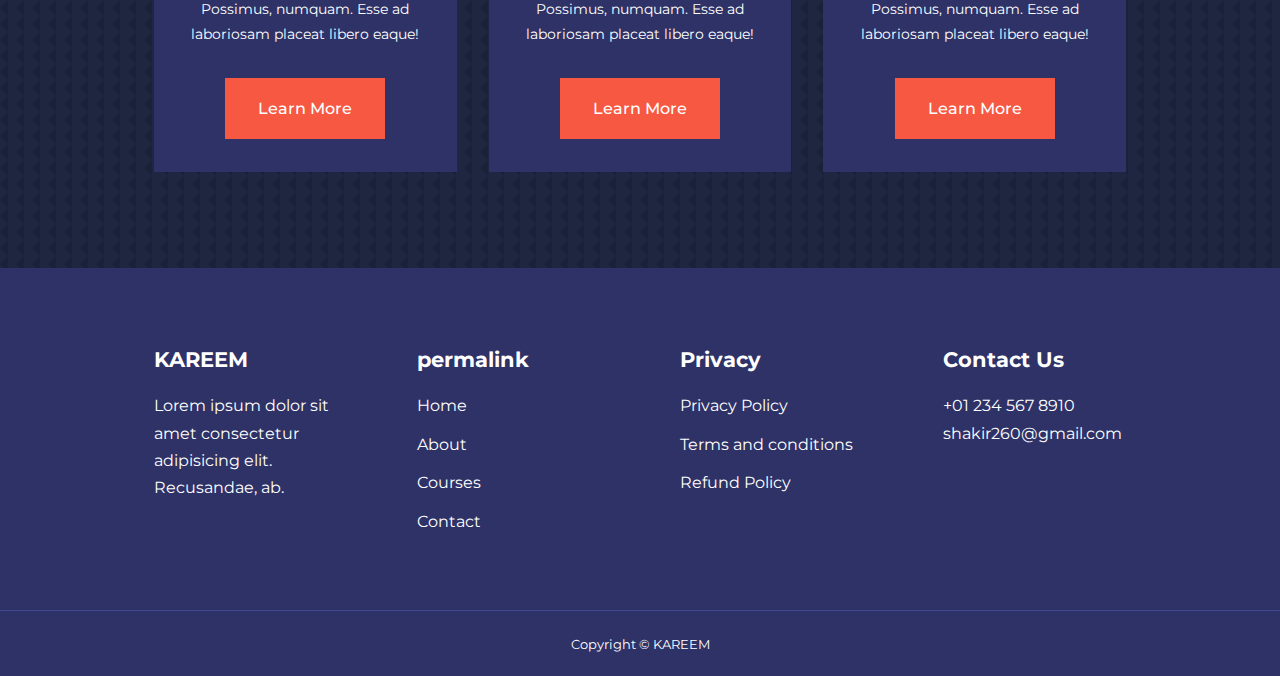
<file: courses.html>
<!DOCTYPE html>
<html lang="en">
<head>
    <meta charset="UTF-8">
    <meta http-equiv="X-UA-Compatible" content="IE=edge">
    <meta name="viewport" content="width=device-width, initial-scale=1.0">
    <title>Complete Website</title>
    <link rel="stylesheet" href="css/style.css">
    <link rel="stylesheet" href="https://unicons.iconscout.com/release/v2.1.6/css/unicons.css">
    <link rel="preconnect" href="https://fonts.googleapis.com">
<link rel="preconnect" href="https://fonts.gstatic.com" crossorigin>
<link href="https://fonts.googleapis.com/css2?family=Montserrat:wght@300;400;500;600;700;800;900&family=Poppins:ital,wght@0,100;0,200;0,300;0,400;0,500;0,600;0,700;0,800;0,900;1,100;1,200;1,300;1,400;1,500;1,600;1,700;1,800;1,900&family=Work+Sans:ital,wght@0,200;0,300;1,400;1,600&display=swap" rel="stylesheet">
<style>
    body{
        background-image: url("images/bg-texture.png");
    }
    .courses{
        margin-top: 1rem;
    }
</style>
</head>
<body>
    <nav>
        <div class="container nav_container">
            <a href="index.html"><h4>KAREEM</h4></a>
            <ul class="nav_menu">
                <li><a href="index.html">Home</a></li>
                <li><a href="about.html">About</a></li>
                <li><a href="courses.html">Courses</a></li>
                <li><a href="contact.html">Contact</a></li>
            </ul>
            <button id="open-menu-btn"><i class="uil uil-bars"></i></button>
            <button id="close-menu-btn"><i class="uil uil-multiply"></i></button>
        </div>
    </nav>

    <section class="courses">
        <h2>Our Popular courses</h2>
        <div class="container courses_container">
            <article class="course">
                <div class="course_image">
                    <img src="images/course1.jpg" alt="">
                </div>
                <div class="course_info">
                    <h4>Responsive Social Media Website UI Design</h4>
                    <p>Lorem ipsum dolor sit amet consectetur adipisicing elit. Possimus, numquam. Esse ad laboriosam placeat libero eaque!</p>
                    <a href="courses.html" class="btn btn-primary">Learn More</a>
                </div>
            </article>
            <article class="course">
                <div class="course_image">
                    <img src="images/course2.jpg" alt="">
                </div>
                <div class="course_info">
                    <h4>Responsive SmartHome Website UI Design</h4>
                    <p>Lorem ipsum dolor sit amet consectetur adipisicing elit. Possimus, numquam. Esse ad laboriosam placeat libero eaque!</p>
                    <a href="courses.html" class="btn btn-primary">Learn More</a>
                </div>
            </article>
            <article class="course">
                <div class="course_image">
                    <img src="images/course3.jpg" alt="">
                </div>
                <div class="course_info">
                    <h4>Responsive Admin Dashboard UI Design</h4>
                    <p>Lorem ipsum dolor sit amet consectetur adipisicing elit. Possimus, numquam. Esse ad laboriosam placeat libero eaque!</p>
                    <a href="courses.html" class="btn btn-primary">Learn More</a>
                </div>
            </article>
            <article class="course">
                <div class="course_image">
                    <img src="images/course4.jpg" alt="">
                </div>
                <div class="course_info">
                    <h4>Responsive Admin Dashboard UI Design</h4>
                    <p>Lorem ipsum dolor sit amet consectetur adipisicing elit. Possimus, numquam. Esse ad laboriosam placeat libero eaque!</p>
                    <a href="courses.html" class="btn btn-primary">Learn More</a>
                </div>
            </article>
            <article class="course">
                <div class="course_image">
                    <img src="images/course5.jpg" alt="">
                </div>
                <div class="course_info">
                    <h4>Responsive Admin Dashboard UI Design</h4>
                    <p>Lorem ipsum dolor sit amet consectetur adipisicing elit. Possimus, numquam. Esse ad laboriosam placeat libero eaque!</p>
                    <a href="courses.html" class="btn btn-primary">Learn More</a>
                </div>
            </article>
            <article class="course">
                <div class="course_image">
                    <img src="images/course6.jpg" alt="">
                </div>
                <div class="course_info">
                    <h4>Responsive Admin Dashboard UI Design</h4>
                    <p>Lorem ipsum dolor sit amet consectetur adipisicing elit. Possimus, numquam. Esse ad laboriosam placeat libero eaque!</p>
                    <a href="courses.html" class="btn btn-primary">Learn More</a>
                </div>
            </article>
            <article class="course">
                <div class="course_image">
                    <img src="images/course7.jpg" alt="">
                </div>
                <div class="course_info">
                    <h4>Responsive Admin Dashboard UI Design</h4>
                    <p>Lorem ipsum dolor sit amet consectetur adipisicing elit. Possimus, numquam. Esse ad laboriosam placeat libero eaque!</p>
                    <a href="courses.html" class="btn btn-primary">Learn More</a>
                </div>
            </article>
            <article class="course">
                <div class="course_image">
                    <img src="images/course8.jpg" alt="">
                </div>
                <div class="course_info">
                    <h4>Responsive Admin Dashboard UI Design</h4>
                    <p>Lorem ipsum dolor sit amet consectetur adipisicing elit. Possimus, numquam. Esse ad laboriosam placeat libero eaque!</p>
                    <a href="courses.html" class="btn btn-primary">Learn More</a>
                </div>
            </article>
            <article class="course">
                <div class="course_image">
                    <img src="images/course9.jpg" alt="">
                </div>
                <div class="course_info">
                    <h4>Responsive Admin Dashboard UI Design</h4>
                    <p>Lorem ipsum dolor sit amet consectetur adipisicing elit. Possimus, numquam. Esse ad laboriosam placeat libero eaque!</p>
                    <a href="courses.html" class="btn btn-primary">Learn More</a>
                </div>
            </article>
            <article class="course">
                <div class="course_image">
                    <img src="images/course10.jpg" alt="">
                </div>
                <div class="course_info">
                    <h4>Responsive Admin Dashboard UI Design</h4>
                    <p>Lorem ipsum dolor sit amet consectetur adipisicing elit. Possimus, numquam. Esse ad laboriosam placeat libero eaque!</p>
                    <a href="courses.html" class="btn btn-primary">Learn More</a>
                </div>
            </article>
            <article class="course">
                <div class="course_image">
                    <img src="images/course11.jpg" alt="">
                </div>
                <div class="course_info">
                    <h4>Responsive Admin Dashboard UI Design</h4>
                    <p>Lorem ipsum dolor sit amet consectetur adipisicing elit. Possimus, numquam. Esse ad laboriosam placeat libero eaque!</p>
                    <a href="courses.html" class="btn btn-primary">Learn More</a>
                </div>
            </article>
            <article class="course">
                <div class="course_image">
                    <img src="images/course12.jpg" alt="">
                </div>
                <div class="course_info">
                    <h4>Responsive Admin Dashboard UI Design</h4>
                    <p>Lorem ipsum dolor sit amet consectetur adipisicing elit. Possimus, numquam. Esse ad laboriosam placeat libero eaque!</p>
                    <a href="courses.html" class="btn btn-primary">Learn More</a>
                </div>
            </article>
            <article class="course">
                <div class="course_image">
                    <img src="images/course13.jpg" alt="">
                </div>
                <div class="course_info">
                    <h4>Responsive Admin Dashboard UI Design</h4>
                    <p>Lorem ipsum dolor sit amet consectetur adipisicing elit. Possimus, numquam. Esse ad laboriosam placeat libero eaque!</p>
                    <a href="courses.html" class="btn btn-primary">Learn More</a>
                </div>
            </article>
            <article class="course">
                <div class="course_image">
                    <img src="images/course14.jpg" alt="">
                </div>
                <div class="course_info">
                    <h4>Responsive Admin Dashboard UI Design</h4>
                    <p>Lorem ipsum dolor sit amet consectetur adipisicing elit. Possimus, numquam. Esse ad laboriosam placeat libero eaque!</p>
                    <a href="courses.html" class="btn btn-primary">Learn More</a>
                </div>
            </article>
            <article class="course">
                <div class="course_image">
                    <img src="images/course15.jpg" alt="">
                </div>
                <div class="course_info">
                    <h4>Responsive Admin Dashboard UI Design</h4>
                    <p>Lorem ipsum dolor sit amet consectetur adipisicing elit. Possimus, numquam. Esse ad laboriosam placeat libero eaque!</p>
                    <a href="courses.html" class="btn btn-primary">Learn More</a>
                </div>
            </article>
            <article class="course">
                <div class="course_image">
                    <img src="images/course16.jpg" alt="">
                </div>
                <div class="course_info">
                    <h4>Responsive Admin Dashboard UI Design</h4>
                    <p>Lorem ipsum dolor sit amet consectetur adipisicing elit. Possimus, numquam. Esse ad laboriosam placeat libero eaque!</p>
                    <a href="courses.html" class="btn btn-primary">Learn More</a>
                </div>
            </article>
            <article class="course">
                <div class="course_image">
                    <img src="images/course17.jpg" alt="">
                </div>
                <div class="course_info">
                    <h4>Responsive Admin Dashboard UI Design</h4>
                    <p>Lorem ipsum dolor sit amet consectetur adipisicing elit. Possimus, numquam. Esse ad laboriosam placeat libero eaque!</p>
                    <a href="courses.html" class="btn btn-primary">Learn More</a>
                </div>
            </article>
            <article class="course">
                <div class="course_image">
                    <img src="images/course18.jpg" alt="">
                </div>
                <div class="course_info">
                    <h4>Responsive Admin Dashboard UI Design</h4>
                    <p>Lorem ipsum dolor sit amet consectetur adipisicing elit. Possimus, numquam. Esse ad laboriosam placeat libero eaque!</p>
                    <a href="courses.html" class="btn btn-primary">Learn More</a>
                </div>
            </article>
        </div>
    </section>

<footer class="footer">
    <div class="container footer_container">
        <div class="footer_1">
            <a href="index.html" class="footer_logo"><h4>KAREEM</h4></a>
            <p>Lorem ipsum dolor sit amet consectetur adipisicing elit. Recusandae, ab.</p>
        </div>
        <div class="footer_2">
            <h4>permalink</h4>
            <ul class="permalinks">
                <li><a href="index.html">Home</a></li>
                <li><a href="about.html">About</a></li>
                <li><a href="courses.html">Courses</a></li>
                <li><a href="contact.html">Contact</a></li>
            </ul>
        </div>
        <div class="footer_3">
            <h4>Privacy</h4>
            <ul>
                <li><a href="#">Privacy Policy</a></li>
                <li><a href="#">Terms and conditions</a></li>
                <li><a href="#">Refund Policy</a></li>
            </ul>
        </div>
        <div class="footer_4">
            <h4>Contact Us</h4>
            <div>
                <p>+01 234 567 8910</p>
                <p>shakir260@gmail.com</p>
            </div>
                <ul class="footer_social">
                    <li>
                        <a href="#"><i class="uil uil-facebook-f"></i></a>
                    </li>
                    <li>
                        <a href="#"><i class="uil uil-instagram-alt"></i></a>
                    </li>
                    <li>
                        <a href="#"><i class="uil uil-twitter"></i></a>
                    </li>
                    <li>
                        <a href="#"><i class="uil uil-linkedin-alt"></i></a>
                    </li>
                </ul>
        </div>
    </div>
    <div class="footer_copyright">
        <small>Copyright &copy; KAREEM</small>
    </div>
</footer>


<script src="main.js"></script>
</body>
</html>
</file>
<file: css/style.css>
*{
    padding: 0;
    margin: 0;
    border: 0;
    outline: 0;
    text-decoration: none;
    list-style: none;
    box-sizing: border-box;
}
:root{
    --color-primary:#6c63ff;
    --color-success:#00bf8e;
    --color-warning:#f7c94b;
    --color-danger:#f75842;
    --color-warning-varient:rgba(247,88,66,0.4);
    --color-white:#fff;
    --color-black:#000;
    --color-bg:#1f2641;
    --color-bg1:#2e3267;
    --color-bg2:#424890;

    --container-width-lg:76%;
    --container-width-md:90%;
    --container-width-sm:94%;

    --transition: all 400ms ease;
}
body{
    font-family: "Montserrat",sans-serif;
    color: var(--color-white);
    line-height: 1.7;
    background-color: var(--color-bg);
}
.container{
    width: var(--container-width-lg);
    margin: 0 auto;
}
section{
    padding: 6rem 0;
}
section h2{
    text-align: center;
    margin-bottom: 4rem;
}
h1,h2,h3,h4,h5{
    line-height: 1.2;
}
h1{
    font-size: 2.4rem;
}
h2{
    font-size: 2rem;
}
h3{
    font-size: 1.6rem;
}
h4{
    font-size: 1.3rem;
}
a{
    color: var(--color-white);
}
img{
    width: 100%;
    display: block;
    object-fit: cover;
}
.btn{
    display: inline-block;
    background: var(--color-white);
    color: var(--color-black);
    padding: 1rem 2rem;
    border: 1px solid transparent;
    font-weight: 500;
    transition: var(--transition);
}
.btn:hover{
    background: transparent;
    color: var(--color-white);
    border-color: var(--color-white);
}
.btn-primary{
    background: var(--color-danger);
    color: var(--color-white);
}
/*start */
nav{
    background: transparent;
    width: 100vw;
    height: 5rem;
    position: fixed;
    top: 0;
    z-index: 11;
}
.window-scroll{
    background-color: var(--color-primary);
    box-shadow: 0 1rem 2rem rgba(0, 0, 0, 0.2);
}
.nav_container{
    height: 100%;
    display: flex;
    justify-content: space-between;
    align-items: center;
}
nav button{
    display: none;
}
.nav_menu{
    display: flex;
    align-items: center;
    gap:4rem;
}
.nav_menu a{
    font-size: 0.9rem;
    transition: var(--transition);
}
.nav_menu a:hover{
    color: var(--color-bg2);
}

header {
    position: relative;
    top: 5rem;
    overflow: hidden;
    height: 73vh;
    margin-bottom: 5rem;
}
.header_container {
    display: grid;
    grid-template-columns: 1fr 1fr;
    align-items: center;
    gap: 5rem;
    height: 100%;
}
.header_left p{
    margin: 1rem 0 2.4rem;
}

.categories{
    background-color: var(--color-bg1);
    height: 31rem;
}
.categories h1{
    line-height: 1;
    margin-bottom: 3rem;
}
.categories_container{
    display: grid;
    grid-template-columns: 40% 60%;
    /*gap: 4rem;*/
}
.categories_left{
    margin-right: 4rem;
}
.categories_left p{
    margin: 1rem 0 3rem;
}
.categories_right{
    display: grid;
    grid-template-columns: repeat(3,1fr);
    gap: 1.2rem;
}
.category{
    background-color: var(--color-bg2);
    border-radius: 2rem;
    padding: 2rem;
    transition: var(--transition);
}
.category:hover{
    box-shadow: 0 3rem 3rem rgba(0, 0, 0, 0.3);
    z-index: 1;
}
.category:nth-child(2) .category_icon{
    background-color: var(--color-danger);
}
.category:nth-child(3) .category_icon{
    background-color: var(--color-success);
}
.category:nth-child(4) .category_icon{
    background-color: var(--color-warning);
}
.category:nth-child(5) .category_icon{
    background-color: var(--color-success);
}

.category_icon{
    background-color: var(--color-primary);
    padding: 0.7rem;
    border-radius: 0.9rem;
}
.category h5{
    margin: 2rem 0 1rem;
}
.category p{
    font-size: 0.85rem;
}

.courses{
    margin-top: 10rem;
}
.courses_container{
    display: grid;
    grid-template-columns: repeat(3,1fr);
    gap: 2rem;
}
.course{
    background-color: var(--color-bg1);
    text-align: center;
    border: 1px solid transparent;
    transition: var(--transition);
}
.course:hover{
    background-color: transparent;
    border-color: var(--color-primary);
}
.course_info{
    padding: 2rem;
}
.course_info p{
    margin: 1.2rem 0 2rem;
    font-size: 0.9rem;
}


.faqs{
    background-color: var(--color-bg1);
    box-shadow: inset 0 0 3rem rgba(0, 0, 0, 0.5);
}
.faq_container{
    display: grid;
    grid-template-columns: 1fr 1fr;
    gap: 1rem;
}
.faq{
    padding: 2rem;
    display: flex;
    align-items: center;
    gap: 1.4rem;
    height: fit-content;
    background-color: var(--color-primary);
    cursor: pointer;
}
.faq h4{
    font-size: 1rem;
    line-height: 2.2;
}
.faq_icon{
    align-self: flex-start;
    font-size: 1.2rem;
}
.faq p{
    margin-top: 0.8rem;
    display: none;
}
.faq.open p{
    display: block;
}


.testmonials_container{
    overflow-x: hidden;
    position: relative;
    margin-bottom: 5rem;
}
.testmonial{
    padding-top: 2rem;
}
.avatar{
    width: 6rem;
    height: 6rem;
    border-radius: 50%;
    overflow: hidden;
    margin: 0 auto 1rem;
    border: 1rem solid var(--color-bg1);
}
.testmonial_info{
    text-align: center;
}
.testmonial_body{
    background-color: var(--color-primary);
    padding: 2rem;
    margin-top: 3rem;
    position: relative;
}
.testmonial_body::before{
    content: '';
    display: block;
    background: linear-gradient(135deg,transparent,var(--color-primary),var(--color-primary),var(--color-primary));
    width: 3rem;
    height: 3rem;
    position: absolute;
    left: 50%;
    top: -1.5rem;
    transform: rotate(45deg);
}


footer{
    background-color: var(--color-bg1);
    padding-top: 5rem;
}
.footer_container{
    display: grid;
    grid-template-columns: repeat(4,1fr);
    gap: 5rem;
}
.footer_container > div h4{
    margin-bottom: 1.2rem;
}
.footer_1 p{
    margin: 0 0 2rem;
}
footer ul li{
    margin-bottom: 0.7rem;
}
footer ul li a:hover{
    text-decoration: underline;
}
.footer_social{
    display: flex;
    gap: 1rem;
    font-size: 1.2rem;
    margin-top: 2rem;
}
.footer_copyright{
    text-align: center;
    margin-top: 4rem;
    padding: 1.2rem 0;
    border-top: 1px solid var(--color-bg2);
}


@media screen and (max-width:1024px){
    .container{
        width: var(--container-width-md);
    }
    h1{
        font-size: 2.2rem;
    }
    h2{
        font-size: 1.7rem;
    }
    h3{
        font-size: 1.4rem;
    }
    h4{
        font-size: 1.2rem;
    }

    nav button{
        display: inline-block;
        background-color: transparent;
        font-size: 1.8rem;
        color: var(--color-white);
        cursor: pointer;
    }
    nav button#close-menu-btn{
        display: none;
    }
    .nav_menu{
        position: fixed;
        top: 5rem;
        right: 5%;
        height: fit-content;
        width: 18rem;
        flex-direction: column;
        gap: 0;
        display: none;
    }
    .nav_menu li{
        width: 100%;
        height: 5.8rem;
        animation: animateNavItem 0.4s linear forwards;
        transform-origin: top right;
        opacity: 0;
    }
    .nav_menu li:nth-child(2){
        animation-delay: 0.2s;
    }
    .nav_menu li:nth-child(3){
        animation-delay: 0.4s;
    }
    .nav_menu li:nth-child(4){
        animation-delay: .6s;
    }
    @keyframes animateNavItem {
        0%{
            transform: rotateZ(-90deg) rotateX(90deg) scale(0.1);
        }
        100%{
            transform: rotateZ(0) rotateX(0)scale(1);
            opacity: 1;
        }
    }
    .nav_menu li a{
        background-color: var(--color-primary);
        box-shadow: -4rem 6rem 10rem rgba(0, 0, 0, 0.6);
        width: 100%;
        height: 100%;
        display: grid;
        place-items: center;
    }
    .nav_menu li a:hover{
        background-color: var(--color-bg2);
        color: var(--color-white);
    }


    header{
        height: 52vh;
        margin-bottom: 6rem;
    }
    .header_container{
        gap: 0;
        padding-bottom: 3rem;
    }

    .categories{
        height: auto;
    }
    .categories_container{
        grid-template-columns: 1fr;
        gap: 3rem;
    }
    .categories_left{
        margin-left: 0;
    }

    .courses{
        margin-top: 0;
    }
    .courses_container{
        grid-template-columns: 1fr 1fr;
    }

    .faq_container{
        grid-template-columns: 1fr;
    }
    .faq{
        padding: 1.5rem;
    }

    .footer_container{
        grid-template-columns: 1fr 1fr;
    }
}

@media screen and (max-width:600px){
    body{
        text-align: center;
    }
    .container{
        width: var(--container-width-sm);
    }
    .nav_menu{
        right: 3%;
    }
    header{
        height: 100vh;
    }
    .header_container{
        grid-template-columns: 1fr;
        margin-top: 0;
    }
    .header_left p{
        margin-bottom: 1.3rem;
    }

    .categories_left{
        margin-left: 2rem;
        margin-right: 2rem;
    }
    .categories_right{
        grid-template-columns: 1fr 1fr;
        gap: 0.7rem;
    }
    .category{
        padding: 1rem;
        border-radius: 1rem;
        line-height: 1rem;
    }
    .category_icon{
        margin-top: 4px;
        display: inline-block;
    }

    .courses_container{
        grid-template-columns: 1fr;
    }

    .testmonial_body{
        padding: 1.2rem;
    }

    .footer_container{
        grid-template-columns: 1fr;
        gap: 2rem;
    }
    .footer_1 p{
        margin: 1rem auto;
    }
    .footer_social{
        justify-content: center;
    }
}
</file>
<file: css/about.css>
.about_achievements{
    margin-top: 3rem;
}
.about_achievements-container{
    display: grid;
    grid-template-columns: 40% 60%;
    gap: 5rem;
}
.about_achievements-right > p{
    margin: 1.6rem 0 2.5rem;
}
.achievements_cards{
    display: grid;
    grid-template-columns: repeat(3,1fr);
    gap: 1.5rem;
}
.achievement_card{
    background-color: var(--color-bg1);
    padding: 1.6rem;
    border-radius: 1.6rem;
    text-align: center;
    transition: var(--transition);
}
.achievement_card:hover{
    background-color: var(--color-bg2);
    box-shadow: 0 3rem 3rem rgba(0, 0, 0, 0.3);
}
.achievement_icon{
    background-color: var(--color-danger);
    padding: 0 0.6rem;
    border-radius: 1rem;
    display: inline-block;
    margin-bottom: 2rem;
    font-size: 2rem;
}
.achievement_card:nth-child(2) .achievement_icon{
    background-color: var(--color-success);
}
.achievement_card:nth-child(3) .achievement_icon{
    background-color: var(--color-primary);
}
.achievement_card p{
    margin-top: 1rem;
}


.team{
    background-color: var(--color-bg1);
    box-shadow: inset 0 0 3rem rgba(0, 0, 0, 0.5);
}
.team_container{
    display: grid;
    grid-template-columns: repeat(4,1fr);
    gap: 2rem;
}
.team_member{
    background-color: var(--color-bg2);
    padding: 2rem;
    border: 1px solid transparent;
    transition: var(--transition);
    position: relative;
    overflow: hidden;
}
.team_member:hover{
    background-color: transparent;
    border-color: var(--color-primary);
}
.team_member-image img{
    filter: saturate(0);
}
.team_member:hover img{
    filter: saturate(1);
}
.team_member-info * {
    text-align: center;
    margin-top: 1.4rem;
}
.team_member-info p{
    color: var(--color-light);
}
.team_member-socials{
    position: absolute;
    top: 50%;
    transform: translateY(-50%);
    right: -100%;
    display: flex;
    flex-direction: column;
    background-color: var(--color-primary);
    border-radius: 1rem 0 0 1rem;
    box-shadow: -2rem 0 2rem rgba(0, 0, 0, 0.3);
    transition: var(--transition);
}
.team_member:hover .team_member-socials{
    right: 0;
}
.team_member-socials a{
    padding: 1rem;
}


@media screen and (max-width:1024px){
    .about_achievements{
        margin-top: 2rem;
    }
    .about_achievements-container{
        grid-template-columns: 1fr;
        gap: 4rem;
    }
    .about_achievements-left{
        width: 80%;
        margin: 0 auto;
    }
    .team_container{
        grid-template-columns: repeat(3,1fr);
        gap: 1.5rem;
    }
    .team_member{
        padding: 1rem;
    }
}
@media screen and (max-width:600px){
    .achievements_cards{
        grid-template-columns: 1fr 1fr;
        gap: 0.7rem;
    }
    .team_container{
        grid-template-columns: 1fr 1fr;
        gap: 0.7rem;
    }
    .team_member{
        padding: 0;
    }
    .team_member p{
        margin-bottom: 1.5rem;
    }
}
</file>
<file: css/contact.css>
.contact_container{
    background-color: var(--color-bg1);
    padding: 4rem;
    display: grid;
    grid-template-columns: 40% 60%;
    gap: 4rem;
    height: 30rem;
    margin: 7rem auto;
    border-radius: 1rem;
}
.contact_aside{
    background-color: var(--color-primary);
    padding: 3rem;
    border-radius: 1rem;
    position: relative;
    bottom: 10rem;
}
.aside_image{
    width: 12rem;
    margin-bottom: 2rem;
}
.contact_aside h2{
    text-align: left;
    margin-bottom: 1rem;
}
.contact_aside p{
    font-size: 0.9rem;
    margin-bottom: 2rem;
}
.contact_details li{
    display: flex;
    gap: 1rem;
    align-items: center;
    margin-bottom: 1rem;
}
.contact_socials{
    display: flex;
    gap: 0.8rem;
    margin-top: 3rem;
}
.contact_socials a{
    background-color: var(--color-bg2);
    padding: 0.5rem;
    border-radius: 50%;
    font-size: 0.9rem;
    transition: var(--transition);
}
.contact_socials a:hover{
    background-color: transparent;
}
.contact_form{
    display: flex;
    flex-direction: column;
    gap: 1.2rem;
    margin-right: 4rem;
}
.form_name{
    display: flex;
    gap: 1.2rem;
}
.contact_form input[type="text"]{
    width: 50%;
}
input,textarea{
    width: 100%;
    padding: 1rem;
    background-color: var(--color-bg);
    color: #fff;
}
.contact_form .btn{
    width: max-content;
    margin-top: 1rem;
    cursor: pointer;
}


@media screen and (max-width:1024px){
    .contact_container{
        gap: 1rem;
        margin-top: 3rem;
        height: auto;
        padding: 1.5rem;
    }
    .contact_aside{
        width: auto;
        padding: 1.5rem;
        bottom: 0;
    }
    .contact_form{
        align-self: center;
        margin-right: 1.5rem;
    }
}


@media screen and (max-width:600px){
    .contact_container{
        grid-template-columns: 1fr;
        gap: 3rem;
        margin-top: 0;
        padding: 0;
    }
    .contact_form{
        margin: 0 1.5rem 3rem;
    }
    .form_name{
        flex-direction: column;
    }
    .form_name input[type="text"]{
        width: 100%;
    }
}
</file>
